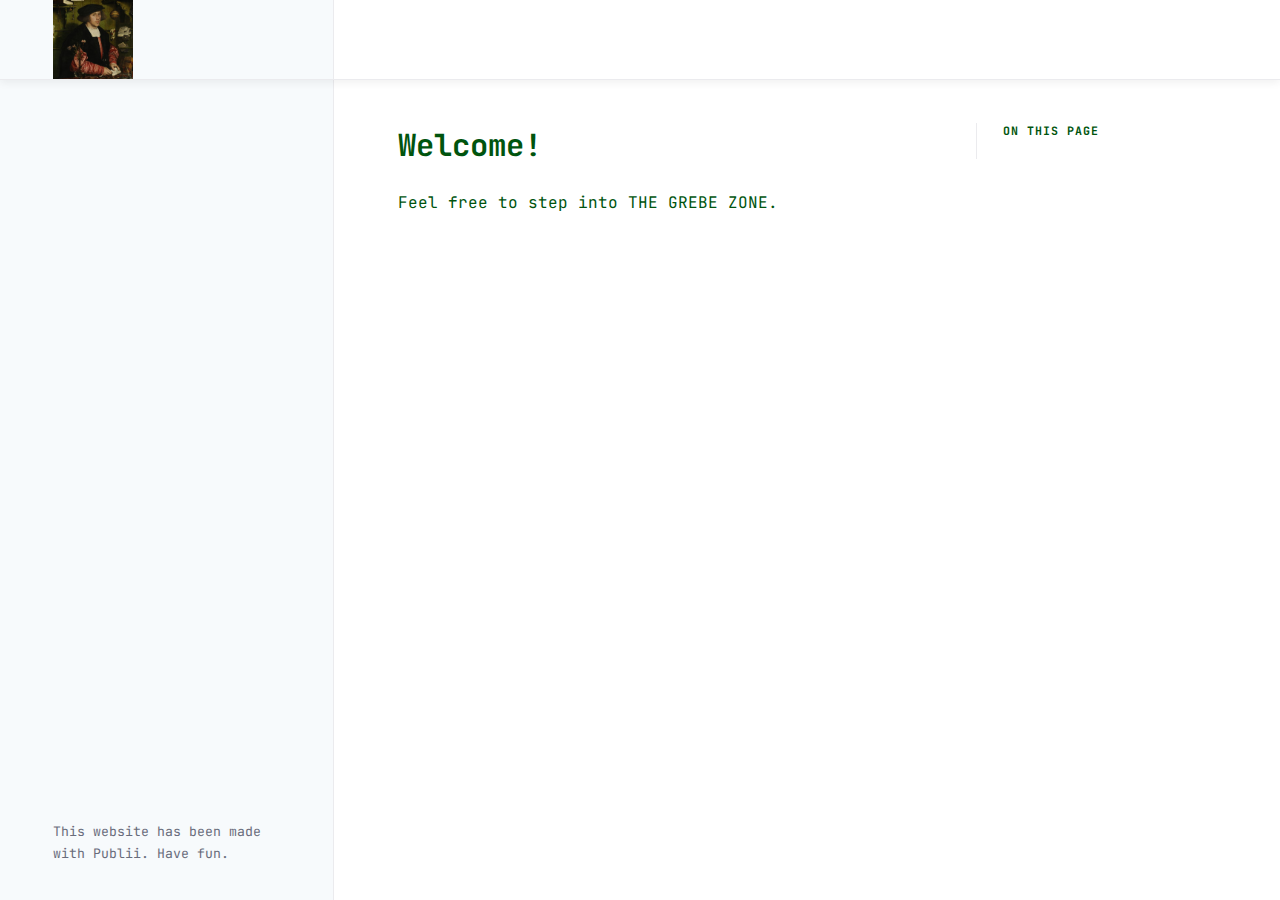
<file: index.html>
<!DOCTYPE html><html lang="en-gb"><head><meta charset="utf-8"><meta http-equiv="X-UA-Compatible" content="IE=edge"><meta name="viewport" content="width=device-width,initial-scale=1"><title>Index</title><meta name="description" content="The first page you enter."><meta name="generator" content="Publii Open-Source CMS for Static Site"><link rel="canonical" href="https://aveistol.github.io/grus/"><link rel="alternate" type="application/atom+xml" href="https://aveistol.github.io/grus/feed.xml"><link rel="preload" href="https://aveistol.github.io/grus/assets/dynamic/fonts/jetbrainsmono/jetbrainsmono.woff2" as="font" type="font/woff2" crossorigin><link rel="stylesheet" href="https://aveistol.github.io/grus/assets/css/style.css?v=16dadb68ed599712796f76c68d578f2b"><link rel="stylesheet" href="https://aveistol.github.io/grus/assets/css/prism-dark.css?v=4cc85e12ca94c0614c9359a37eb69a0c"><script type="application/ld+json">{"@context":"http://schema.org","@type":"Organization","name":"Grus","logo":"https://aveistol.github.io/grus/media/website/georg.jpeg","url":"https://aveistol.github.io/grus/"}</script></head><body><header class="top"><div class="top__logo"><a class="logo" href="https://aveistol.github.io/grus/"><img src="https://aveistol.github.io/grus/media/website/georg.jpeg" alt="Grus" width="431" height="431"></a></div></header><main class="main"><div class="main__left"><div class="main__left-inner"><div class="main__left-content"><article class="post post--on-frontpage"><header><h1 class="post__title">Welcome!</h1></header><div class="post__entry"><p>Feel free to step into <a href="https://aveistol.github.io/grus/cool-things/">THE GREBE ZONE</a>.</p></div></article></div><aside class="main__left-aside"><div class="main__left-aside__inner"><h3>On this page</h3><nav class="aside-toc" id="aside-toc"></nav></div></aside></div></div><div class="main__right"><div class="main__right-inner"><div class="footer main__right-footer"><div class="footer__copy">This website has been made with Publii. Have fun.</div></div></div></div></main><footer class="footer"><div class="footer__wrap"><div class="footer__inner"><div class="footer__copy">This website has been made with Publii. Have fun.</div></div></div></footer><script>window.publiiThemeMenuConfig = {    
        mobileMenuMode: 'sidebar',        
        submenuWidth: 300,        
        mobileMenuExpandableSubmenus: true,
        isHoverMenu: false,
        ariaButtonAttribute: 'aria-expanded',
   };</script><script src="https://aveistol.github.io/grus/assets/js/html-contents.min.js?v=169077c370ab8ca62b029845f80f7fd5" defer="defer"></script><script>document.addEventListener("DOMContentLoaded", function(event) {
                  htmlContents('#aside-toc', {
                     area: '.post__entry',
                     top: 2,
                     bottom: 3,
                     listType: 'o',
                     filter: function(arr) {
                        return !arr.matches('.noOutline')
                     },
                     addIds: true,
                     addLinks: true
                  });

                  setTimeout(function() {
                     handleActiveClass('#aside-toc');
                  }, 0);
            })</script><script defer="defer" src="https://aveistol.github.io/grus/assets/js/scripts.min.js?v=2633843d0ec7bc1192485f15a75eb96d"></script><script>var images = document.querySelectorAll('img[loading]');

        for (var i = 0; i < images.length; i++) {
            if (images[i].complete) {
                images[i].classList.add('is-loaded');
            } else {
                images[i].addEventListener('load', function () {
                    this.classList.add('is-loaded');
                }, false);
            }
        }</script><script defer="defer" src="https://aveistol.github.io/grus/assets/js/prism.js?v=3f40a85448916137440d70109f6ef21e"></script><script defer="defer" src="https://aveistol.github.io/grus/assets/js/prism-line-numbers.min.js?v=13275d3ac10d7028cf6a6f5da276f68c"></script><script defer="defer" src="https://aveistol.github.io/grus/assets/js/clipboard.min.js?v=ad98572d415d2f2452845a6068a913c0"></script><script defer="defer" src="https://aveistol.github.io/grus/assets/js/prism-copy-to-clipboard.min.js?v=57b50bd6f44169b9bab177133c984653"></script></body></html>
</file>
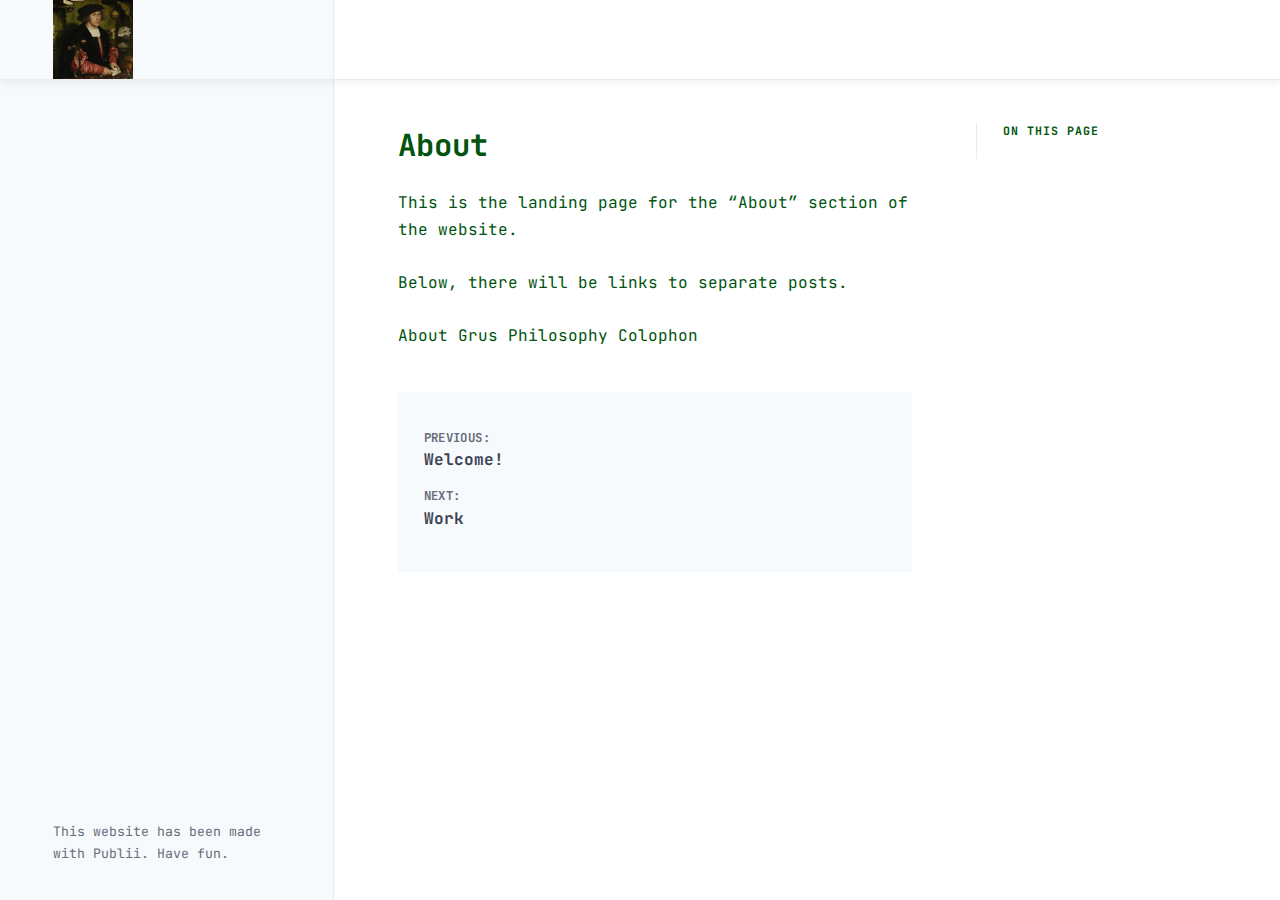
<file: about/index.html>
<!DOCTYPE html><html lang="en-gb"><head><meta charset="utf-8"><meta http-equiv="X-UA-Compatible" content="IE=edge"><meta name="viewport" content="width=device-width,initial-scale=1"><title>About - Grus</title><meta name="description" content="This is the landing page for the “About” section of the website. Below, there will be links to separate posts. About Grus Philosophy Colophon"><meta name="robots" content="index, nofollow"><meta name="generator" content="Publii Open-Source CMS for Static Site"><link rel="alternate" type="application/atom+xml" href="https://aveistol.github.io/grus/feed.xml"><link rel="preload" href="https://aveistol.github.io/grus/assets/dynamic/fonts/jetbrainsmono/jetbrainsmono.woff2" as="font" type="font/woff2" crossorigin><link rel="stylesheet" href="https://aveistol.github.io/grus/assets/css/style.css?v=16dadb68ed599712796f76c68d578f2b"><link rel="stylesheet" href="https://aveistol.github.io/grus/assets/css/prism-dark.css?v=4cc85e12ca94c0614c9359a37eb69a0c"><script type="application/ld+json">{"@context":"http://schema.org","@type":"Article","mainEntityOfPage":{"@type":"WebPage","@id":"https://aveistol.github.io/grus/about/"},"headline":"About","datePublished":"2022-07-12T11:29","dateModified":"2022-07-12T11:29","image":{"@type":"ImageObject","url":"https://aveistol.github.io/grus/media/website/georg.jpeg","height":431,"width":431},"description":"This is the landing page for the “About” section of the website. Below, there will be links to separate posts. About Grus Philosophy Colophon","author":{"@type":"Person","name":"Grus","url":"https://aveistol.github.io/grus/who/grus/"},"publisher":{"@type":"Organization","name":"Grus","logo":{"@type":"ImageObject","url":"https://aveistol.github.io/grus/media/website/georg.jpeg","height":431,"width":431}}}</script></head><body><header class="top"><div class="top__logo"><a class="logo" href="https://aveistol.github.io/grus/"><img src="https://aveistol.github.io/grus/media/website/georg.jpeg" alt="Grus" width="431" height="431"></a></div></header><main class="main"><div class="main__left"><div class="main__left-inner"><div class="main__left-content"><article class="post"><header><h1 class="post__title">About</h1></header><div class="post__entry"><p>This is the landing page for the “About” section of the website.</p><p>Below, there will be links to separate posts.</p><p>About Grus Philosophy Colophon</p></div></article><nav><ul class="posts-nav"><li class="posts-nav__prev"><span>Previous: </span><a href="https://aveistol.github.io/grus/welcome/" class="invert" rel="prev" title="Welcome!">Welcome!</a></li><li class="posts-nav__next"><span>Next: </span><a href="https://aveistol.github.io/grus/work/" class="invert" rel="next" title="Work">Work</a></li></ul></nav></div><aside class="main__left-aside"><div class="main__left-aside__inner"><h3>On this page</h3><nav class="aside-toc" id="aside-toc"></nav></div></aside></div></div><div class="main__right"><div class="main__right-inner"><div class="footer main__right-footer"><div class="footer__copy">This website has been made with Publii. Have fun.</div></div></div></div></main><footer class="footer"><div class="footer__wrap"><div class="footer__inner"><div class="footer__copy">This website has been made with Publii. Have fun.</div></div></div></footer><div class="post__progress" id="js-post__progress" aria-hidden="true"></div><script>window.publiiThemeMenuConfig = {    
        mobileMenuMode: 'sidebar',        
        submenuWidth: 300,        
        mobileMenuExpandableSubmenus: true,
        isHoverMenu: false,
        ariaButtonAttribute: 'aria-expanded',
   };</script><script src="https://aveistol.github.io/grus/assets/js/html-contents.min.js?v=169077c370ab8ca62b029845f80f7fd5" defer="defer"></script><script>document.addEventListener("DOMContentLoaded", function(event) {
            htmlContents('#aside-toc', {
                area: '.post__entry',
                top: 2,
                bottom: 3,
                listType: 'o',
                filter: function(arr) {
                    return !arr.matches('.noOutline')
                },
                addIds: true,
                addLinks: true
            });

            setTimeout(function() {
                handleActiveClass('#aside-toc');
            }, 0);
        })</script><script defer="defer" src="https://aveistol.github.io/grus/assets/js/scripts.min.js?v=2633843d0ec7bc1192485f15a75eb96d"></script><script>var images = document.querySelectorAll('img[loading]');

        for (var i = 0; i < images.length; i++) {
            if (images[i].complete) {
                images[i].classList.add('is-loaded');
            } else {
                images[i].addEventListener('load', function () {
                    this.classList.add('is-loaded');
                }, false);
            }
        }</script><script defer="defer" src="https://aveistol.github.io/grus/assets/js/prism.js?v=3f40a85448916137440d70109f6ef21e"></script><script defer="defer" src="https://aveistol.github.io/grus/assets/js/prism-line-numbers.min.js?v=13275d3ac10d7028cf6a6f5da276f68c"></script><script defer="defer" src="https://aveistol.github.io/grus/assets/js/clipboard.min.js?v=ad98572d415d2f2452845a6068a913c0"></script><script defer="defer" src="https://aveistol.github.io/grus/assets/js/prism-copy-to-clipboard.min.js?v=57b50bd6f44169b9bab177133c984653"></script></body></html>
</file>
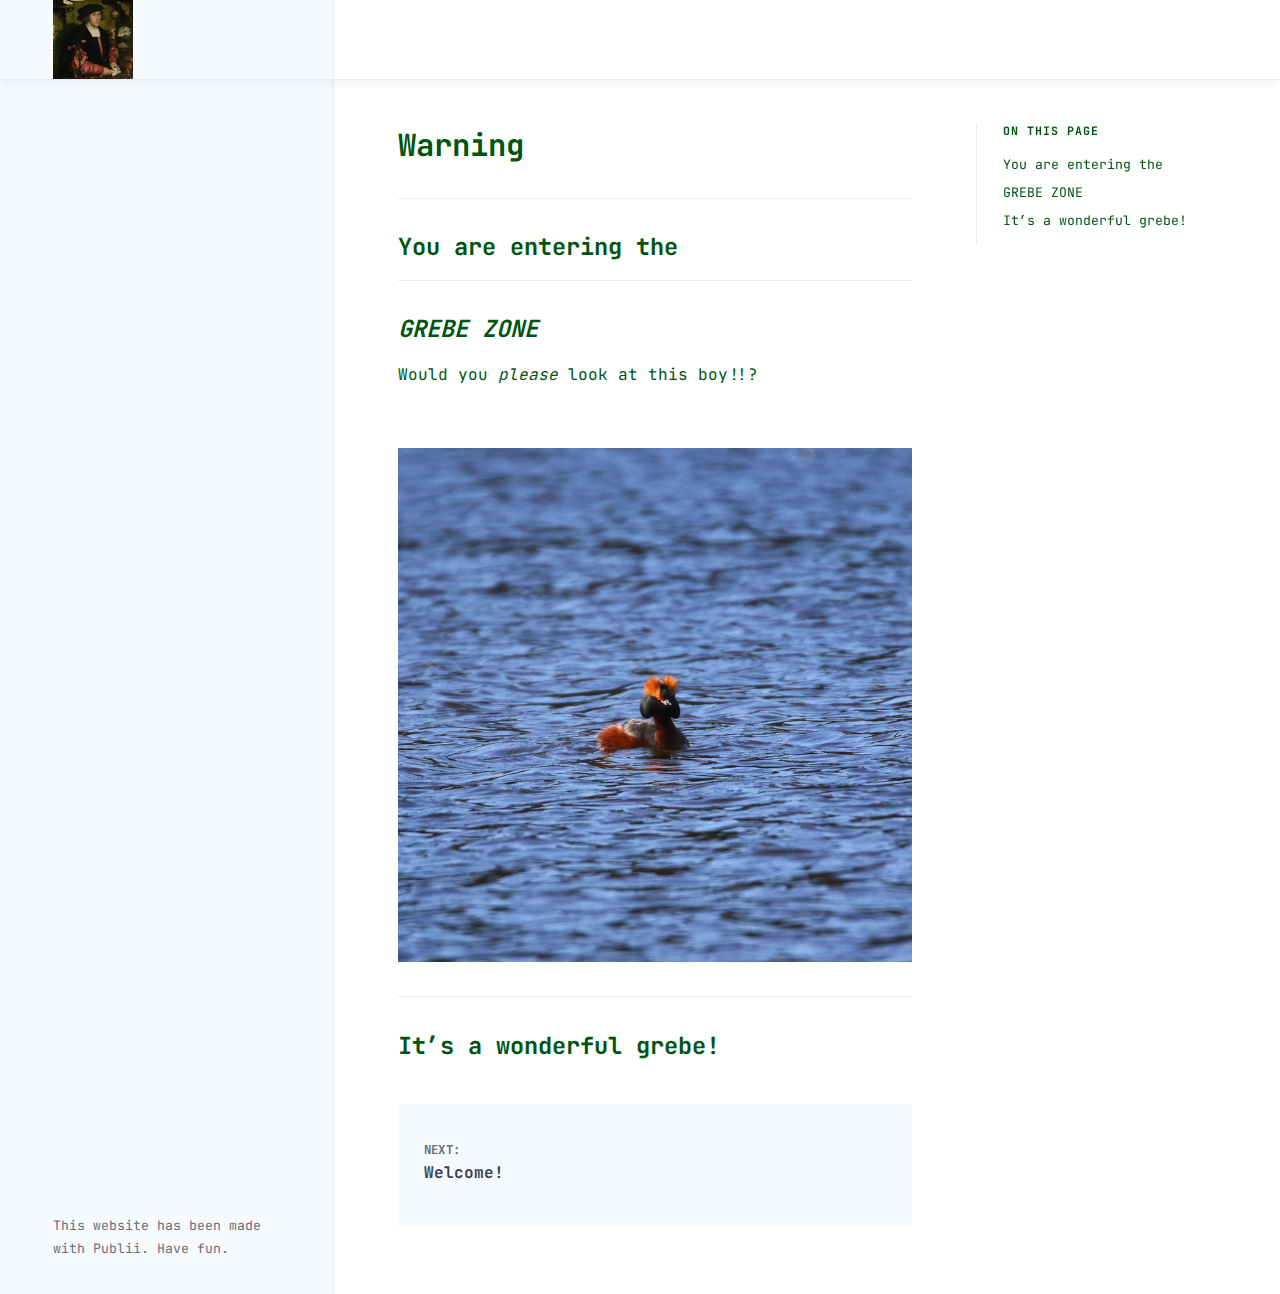
<file: cool-things/index.html>
<!DOCTYPE html><html lang="en-gb"><head><meta charset="utf-8"><meta http-equiv="X-UA-Compatible" content="IE=edge"><meta name="viewport" content="width=device-width,initial-scale=1"><title>Warning - Grus</title><meta name="description" content="You are entering the GREBE ZONE Would you please look at this boy!!? It’s a wonderful grebe!"><meta name="generator" content="Publii Open-Source CMS for Static Site"><link rel="canonical" href="https://aveistol.github.io/grus/cool-things/"><link rel="alternate" type="application/atom+xml" href="https://aveistol.github.io/grus/feed.xml"><link rel="preload" href="https://aveistol.github.io/grus/assets/dynamic/fonts/jetbrainsmono/jetbrainsmono.woff2" as="font" type="font/woff2" crossorigin><link rel="stylesheet" href="https://aveistol.github.io/grus/assets/css/style.css?v=16dadb68ed599712796f76c68d578f2b"><link rel="stylesheet" href="https://aveistol.github.io/grus/assets/css/prism-dark.css?v=4cc85e12ca94c0614c9359a37eb69a0c"><script type="application/ld+json">{"@context":"http://schema.org","@type":"Article","mainEntityOfPage":{"@type":"WebPage","@id":"https://aveistol.github.io/grus/cool-things/"},"headline":"Warning","datePublished":"2022-07-11T21:38","dateModified":"2022-07-25T16:02","image":{"@type":"ImageObject","url":"https://aveistol.github.io/grus/media/website/georg.jpeg","height":431,"width":431},"description":"You are entering the GREBE ZONE Would you please look at this boy!!? It’s a wonderful grebe!","author":{"@type":"Person","name":"Grus","url":"https://aveistol.github.io/grus/who/grus/"},"publisher":{"@type":"Organization","name":"Grus","logo":{"@type":"ImageObject","url":"https://aveistol.github.io/grus/media/website/georg.jpeg","height":431,"width":431}}}</script></head><body><header class="top"><div class="top__logo"><a class="logo" href="https://aveistol.github.io/grus/"><img src="https://aveistol.github.io/grus/media/website/georg.jpeg" alt="Grus" width="431" height="431"></a></div></header><main class="main"><div class="main__left"><div class="main__left-inner"><div class="main__left-content"><article class="post"><header><h1 class="post__title">Warning</h1></header><div class="post__entry"><h2 id="you-are-entering-the">You are entering the</h2><h2 id="grebe-zone"><em>GREBE ZONE</em></h2><p>Would you <em>please</em> look at this boy!!?</p><p></p><figure class="post__image"><img loading="lazy" src="https://aveistol.github.io/grus/media/posts/1/mustakurkku2.png" sizes="(max-width: 768px) 100vw, 768px" srcset="https://aveistol.github.io/grus/media/posts/1/responsive/mustakurkku2-xs.png 300w, https://aveistol.github.io/grus/media/posts/1/responsive/mustakurkku2-sm.png 480w, https://aveistol.github.io/grus/media/posts/1/responsive/mustakurkku2-md.png 768w" alt="Grebe" width="2285" height="2285"></figure><p></p><h2 id="its-a-wonderful-grebe">It’s a wonderful grebe!</h2></div></article><nav><ul class="posts-nav"><li class="posts-nav__next"><span>Next: </span><a href="https://aveistol.github.io/grus/welcome/" class="invert" rel="next" title="Welcome!">Welcome!</a></li></ul></nav></div><aside class="main__left-aside"><div class="main__left-aside__inner"><h3>On this page</h3><nav class="aside-toc" id="aside-toc"></nav></div></aside></div></div><div class="main__right"><div class="main__right-inner"><div class="footer main__right-footer"><div class="footer__copy">This website has been made with Publii. Have fun.</div></div></div></div></main><footer class="footer"><div class="footer__wrap"><div class="footer__inner"><div class="footer__copy">This website has been made with Publii. Have fun.</div></div></div></footer><div class="post__progress" id="js-post__progress" aria-hidden="true"></div><script>window.publiiThemeMenuConfig = {    
        mobileMenuMode: 'sidebar',        
        submenuWidth: 300,        
        mobileMenuExpandableSubmenus: true,
        isHoverMenu: false,
        ariaButtonAttribute: 'aria-expanded',
   };</script><script src="https://aveistol.github.io/grus/assets/js/html-contents.min.js?v=169077c370ab8ca62b029845f80f7fd5" defer="defer"></script><script>document.addEventListener("DOMContentLoaded", function(event) {
            htmlContents('#aside-toc', {
                area: '.post__entry',
                top: 2,
                bottom: 3,
                listType: 'o',
                filter: function(arr) {
                    return !arr.matches('.noOutline')
                },
                addIds: true,
                addLinks: true
            });

            setTimeout(function() {
                handleActiveClass('#aside-toc');
            }, 0);
        })</script><script defer="defer" src="https://aveistol.github.io/grus/assets/js/scripts.min.js?v=2633843d0ec7bc1192485f15a75eb96d"></script><script>var images = document.querySelectorAll('img[loading]');

        for (var i = 0; i < images.length; i++) {
            if (images[i].complete) {
                images[i].classList.add('is-loaded');
            } else {
                images[i].addEventListener('load', function () {
                    this.classList.add('is-loaded');
                }, false);
            }
        }</script><script defer="defer" src="https://aveistol.github.io/grus/assets/js/prism.js?v=3f40a85448916137440d70109f6ef21e"></script><script defer="defer" src="https://aveistol.github.io/grus/assets/js/prism-line-numbers.min.js?v=13275d3ac10d7028cf6a6f5da276f68c"></script><script defer="defer" src="https://aveistol.github.io/grus/assets/js/clipboard.min.js?v=ad98572d415d2f2452845a6068a913c0"></script><script defer="defer" src="https://aveistol.github.io/grus/assets/js/prism-copy-to-clipboard.min.js?v=57b50bd6f44169b9bab177133c984653"></script></body></html>
</file>
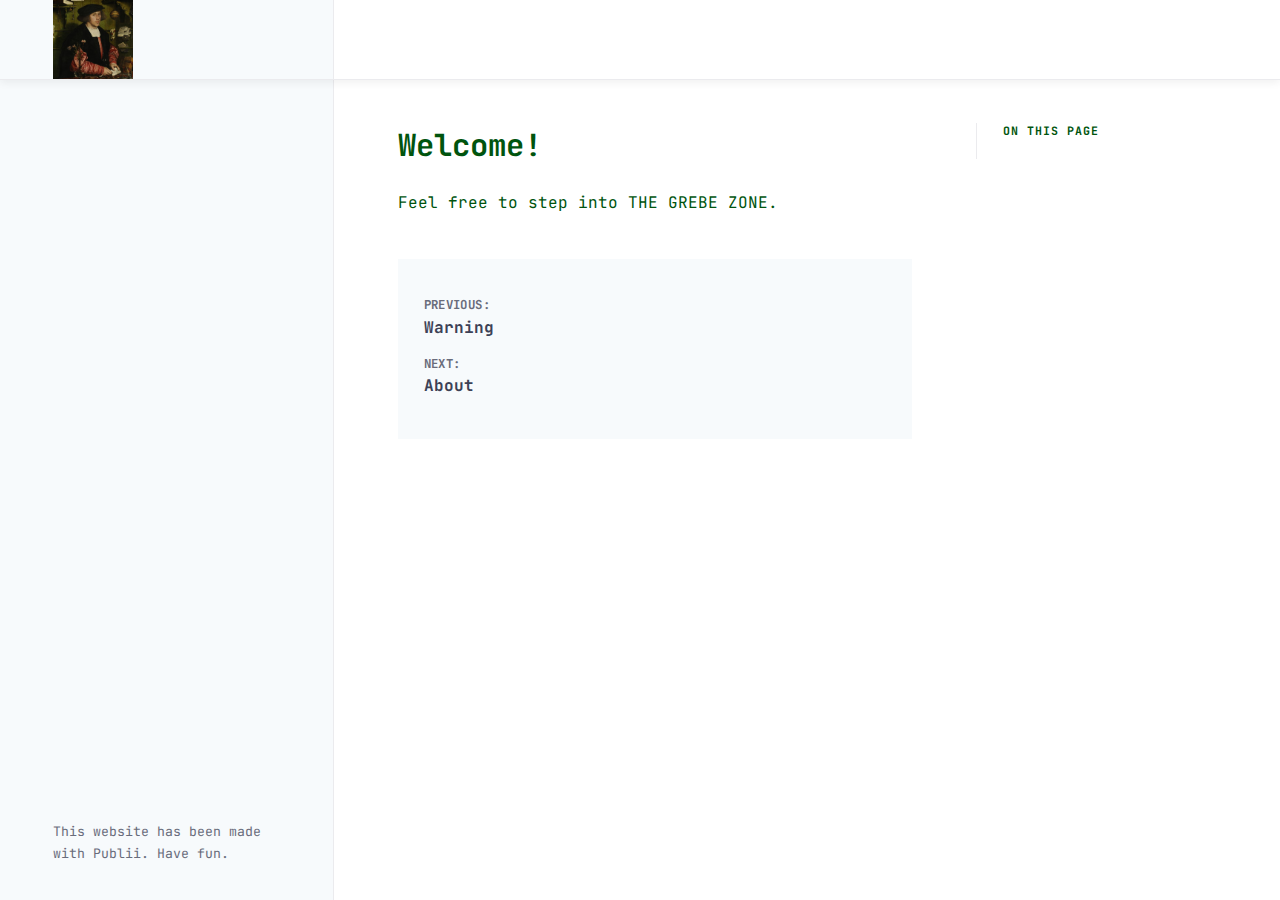
<file: welcome/index.html>
<!DOCTYPE html><html lang="en-gb"><head><meta charset="utf-8"><meta http-equiv="X-UA-Compatible" content="IE=edge"><meta name="viewport" content="width=device-width,initial-scale=1"><title>Welcome! - Grus</title><meta name="description" content="Feel free to step into THE GREBE ZONE."><meta name="generator" content="Publii Open-Source CMS for Static Site"><link rel="canonical" href="https://aveistol.github.io/grus/welcome/"><link rel="alternate" type="application/atom+xml" href="https://aveistol.github.io/grus/feed.xml"><link rel="preload" href="https://aveistol.github.io/grus/assets/dynamic/fonts/jetbrainsmono/jetbrainsmono.woff2" as="font" type="font/woff2" crossorigin><link rel="stylesheet" href="https://aveistol.github.io/grus/assets/css/style.css?v=16dadb68ed599712796f76c68d578f2b"><link rel="stylesheet" href="https://aveistol.github.io/grus/assets/css/prism-dark.css?v=4cc85e12ca94c0614c9359a37eb69a0c"><script type="application/ld+json">{"@context":"http://schema.org","@type":"Article","mainEntityOfPage":{"@type":"WebPage","@id":"https://aveistol.github.io/grus/welcome/"},"headline":"Welcome!","datePublished":"2022-07-11T21:46","dateModified":"2022-07-11T21:54","image":{"@type":"ImageObject","url":"https://aveistol.github.io/grus/media/website/georg.jpeg","height":431,"width":431},"description":"Feel free to step into THE GREBE ZONE.","author":{"@type":"Person","name":"Grus","url":"https://aveistol.github.io/grus/who/grus/"},"publisher":{"@type":"Organization","name":"Grus","logo":{"@type":"ImageObject","url":"https://aveistol.github.io/grus/media/website/georg.jpeg","height":431,"width":431}}}</script></head><body><header class="top"><div class="top__logo"><a class="logo" href="https://aveistol.github.io/grus/"><img src="https://aveistol.github.io/grus/media/website/georg.jpeg" alt="Grus" width="431" height="431"></a></div></header><main class="main"><div class="main__left"><div class="main__left-inner"><div class="main__left-content"><article class="post"><header><h1 class="post__title">Welcome!</h1></header><div class="post__entry"><p>Feel free to step into <a href="https://aveistol.github.io/grus/cool-things/">THE GREBE ZONE</a>.</p></div></article><nav><ul class="posts-nav"><li class="posts-nav__prev"><span>Previous: </span><a href="https://aveistol.github.io/grus/cool-things/" class="invert" rel="prev" title="Warning">Warning</a></li><li class="posts-nav__next"><span>Next: </span><a href="https://aveistol.github.io/grus/about/" class="invert" rel="next" title="About">About</a></li></ul></nav></div><aside class="main__left-aside"><div class="main__left-aside__inner"><h3>On this page</h3><nav class="aside-toc" id="aside-toc"></nav></div></aside></div></div><div class="main__right"><div class="main__right-inner"><div class="footer main__right-footer"><div class="footer__copy">This website has been made with Publii. Have fun.</div></div></div></div></main><footer class="footer"><div class="footer__wrap"><div class="footer__inner"><div class="footer__copy">This website has been made with Publii. Have fun.</div></div></div></footer><div class="post__progress" id="js-post__progress" aria-hidden="true"></div><script>window.publiiThemeMenuConfig = {    
        mobileMenuMode: 'sidebar',        
        submenuWidth: 300,        
        mobileMenuExpandableSubmenus: true,
        isHoverMenu: false,
        ariaButtonAttribute: 'aria-expanded',
   };</script><script src="https://aveistol.github.io/grus/assets/js/html-contents.min.js?v=169077c370ab8ca62b029845f80f7fd5" defer="defer"></script><script>document.addEventListener("DOMContentLoaded", function(event) {
            htmlContents('#aside-toc', {
                area: '.post__entry',
                top: 2,
                bottom: 3,
                listType: 'o',
                filter: function(arr) {
                    return !arr.matches('.noOutline')
                },
                addIds: true,
                addLinks: true
            });

            setTimeout(function() {
                handleActiveClass('#aside-toc');
            }, 0);
        })</script><script defer="defer" src="https://aveistol.github.io/grus/assets/js/scripts.min.js?v=2633843d0ec7bc1192485f15a75eb96d"></script><script>var images = document.querySelectorAll('img[loading]');

        for (var i = 0; i < images.length; i++) {
            if (images[i].complete) {
                images[i].classList.add('is-loaded');
            } else {
                images[i].addEventListener('load', function () {
                    this.classList.add('is-loaded');
                }, false);
            }
        }</script><script defer="defer" src="https://aveistol.github.io/grus/assets/js/prism.js?v=3f40a85448916137440d70109f6ef21e"></script><script defer="defer" src="https://aveistol.github.io/grus/assets/js/prism-line-numbers.min.js?v=13275d3ac10d7028cf6a6f5da276f68c"></script><script defer="defer" src="https://aveistol.github.io/grus/assets/js/clipboard.min.js?v=ad98572d415d2f2452845a6068a913c0"></script><script defer="defer" src="https://aveistol.github.io/grus/assets/js/prism-copy-to-clipboard.min.js?v=57b50bd6f44169b9bab177133c984653"></script></body></html>
</file>
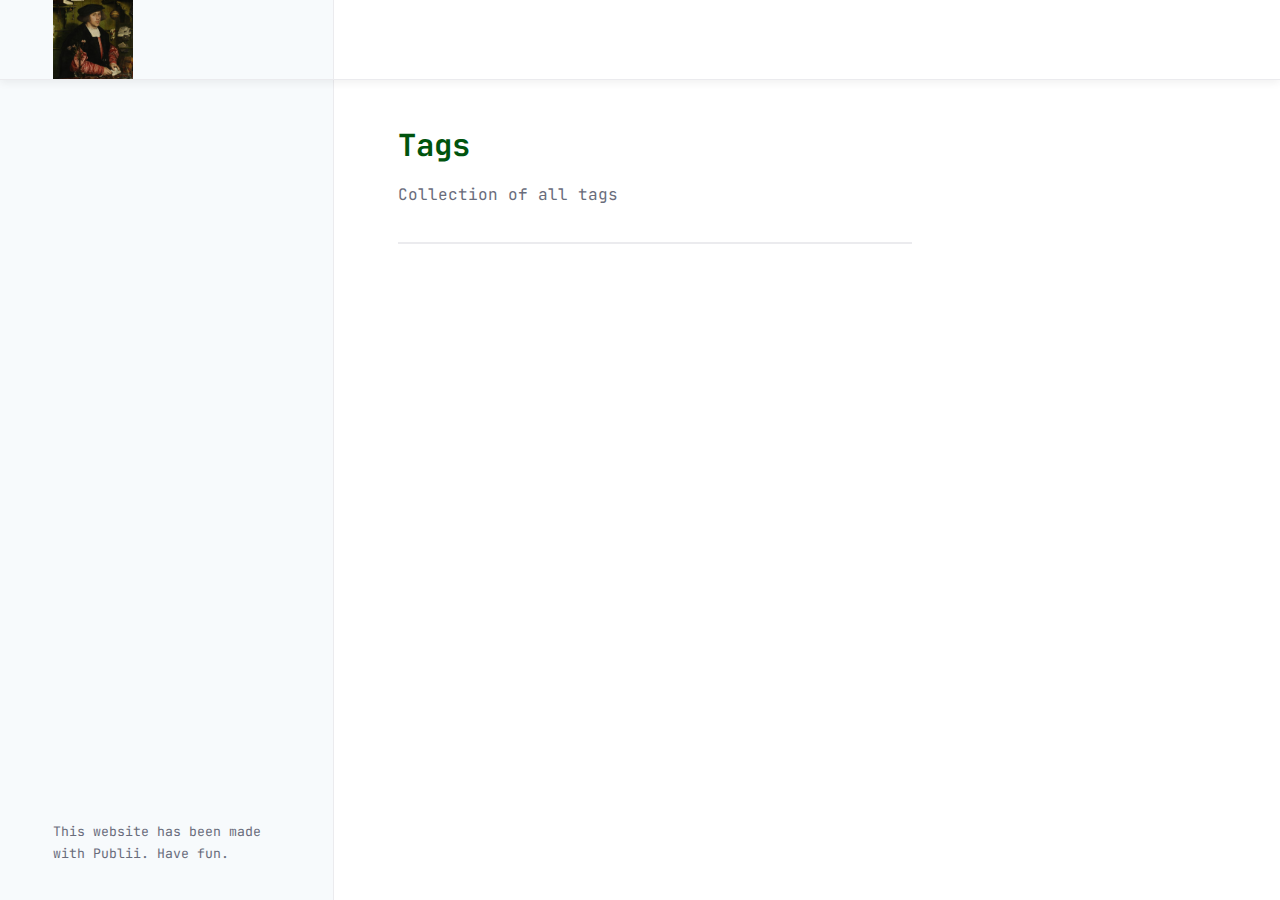
<file: what/index.html>
<!DOCTYPE html><html lang="en-gb"><head><meta charset="utf-8"><meta http-equiv="X-UA-Compatible" content="IE=edge"><meta name="viewport" content="width=device-width,initial-scale=1"><title>All tags - Grus</title><meta name="robots" content="noindex, follow"><meta name="generator" content="Publii Open-Source CMS for Static Site"><link rel="alternate" type="application/atom+xml" href="https://aveistol.github.io/grus/feed.xml"><link rel="preload" href="https://aveistol.github.io/grus/assets/dynamic/fonts/jetbrainsmono/jetbrainsmono.woff2" as="font" type="font/woff2" crossorigin><link rel="stylesheet" href="https://aveistol.github.io/grus/assets/css/style.css?v=16dadb68ed599712796f76c68d578f2b"><link rel="stylesheet" href="https://aveistol.github.io/grus/assets/css/prism-dark.css?v=4cc85e12ca94c0614c9359a37eb69a0c"><script type="application/ld+json">{"@context":"http://schema.org","@type":"Organization","name":"Grus","logo":"https://aveistol.github.io/grus/media/website/georg.jpeg","url":"https://aveistol.github.io/grus/"}</script></head><body><header class="top"><div class="top__logo"><a class="logo" href="https://aveistol.github.io/grus/"><img src="https://aveistol.github.io/grus/media/website/georg.jpeg" alt="Grus" width="431" height="431"></a></div></header><main class="main page page--tags"><div class="main__left"><div class="main__left-inner"><div class="main__left-content"><article><header class="page__header"><h1 class="page__title">Tags</h1><p class="page__desc">Collection of all tags</p></header><ul class="list"></ul></article></div></div></div><div class="main__right"><div class="main__right-inner"><div class="footer main__right-footer"><div class="footer__copy">This website has been made with Publii. Have fun.</div></div></div></div></main><footer class="footer"><div class="footer__wrap"><div class="footer__inner"><div class="footer__copy">This website has been made with Publii. Have fun.</div></div></div></footer><script>window.publiiThemeMenuConfig = {    
        mobileMenuMode: 'sidebar',        
        submenuWidth: 300,        
        mobileMenuExpandableSubmenus: true,
        isHoverMenu: false,
        ariaButtonAttribute: 'aria-expanded',
   };</script><script defer="defer" src="https://aveistol.github.io/grus/assets/js/scripts.min.js?v=2633843d0ec7bc1192485f15a75eb96d"></script><script>var images = document.querySelectorAll('img[loading]');

        for (var i = 0; i < images.length; i++) {
            if (images[i].complete) {
                images[i].classList.add('is-loaded');
            } else {
                images[i].addEventListener('load', function () {
                    this.classList.add('is-loaded');
                }, false);
            }
        }</script><script defer="defer" src="https://aveistol.github.io/grus/assets/js/prism.js?v=3f40a85448916137440d70109f6ef21e"></script><script defer="defer" src="https://aveistol.github.io/grus/assets/js/prism-line-numbers.min.js?v=13275d3ac10d7028cf6a6f5da276f68c"></script><script defer="defer" src="https://aveistol.github.io/grus/assets/js/clipboard.min.js?v=ad98572d415d2f2452845a6068a913c0"></script><script defer="defer" src="https://aveistol.github.io/grus/assets/js/prism-copy-to-clipboard.min.js?v=57b50bd6f44169b9bab177133c984653"></script></body></html>
</file>
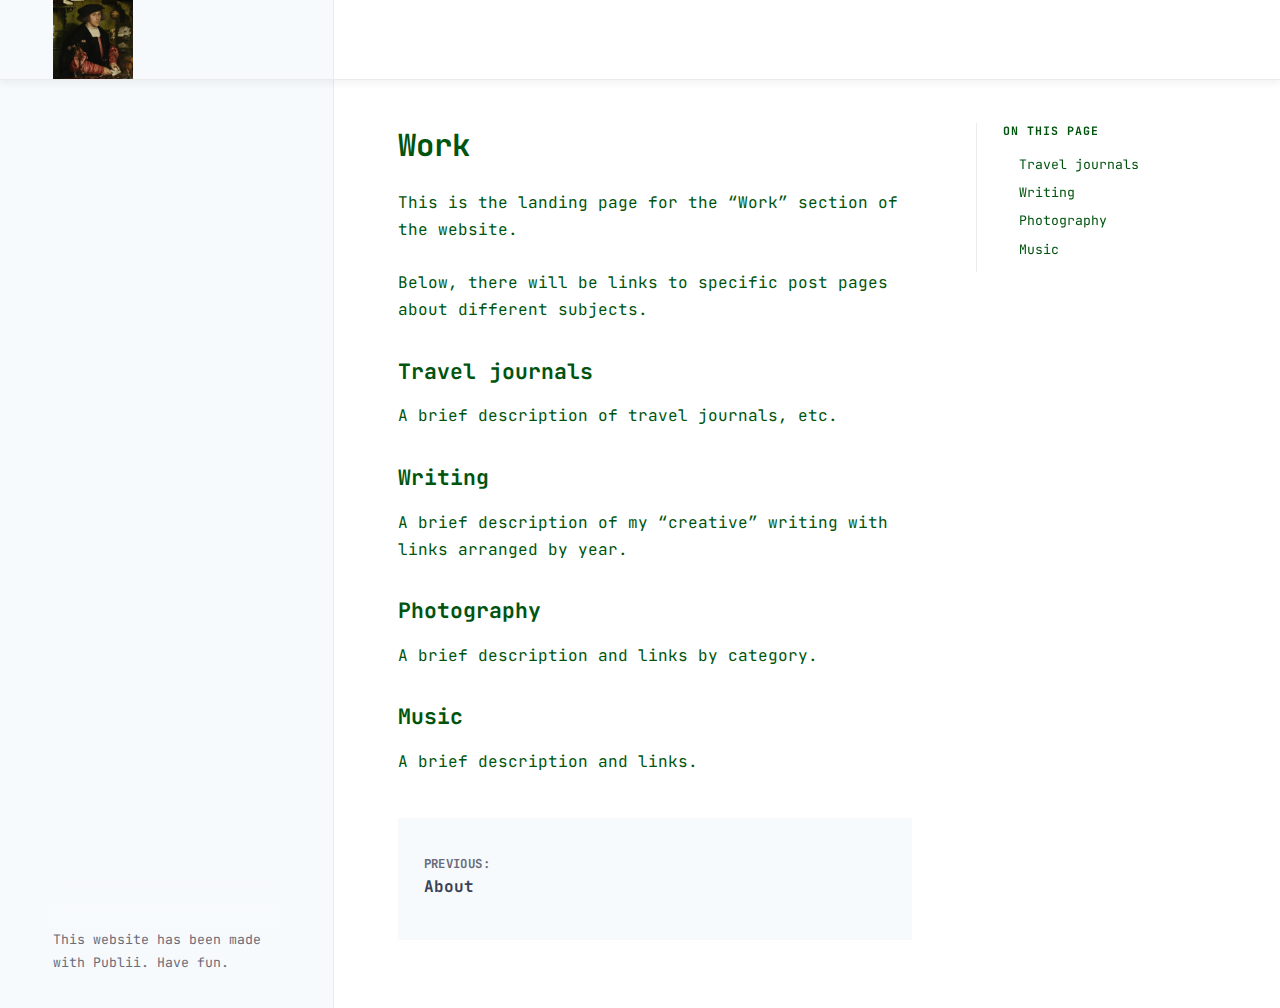
<file: work/index.html>
<!DOCTYPE html><html lang="en-gb"><head><meta charset="utf-8"><meta http-equiv="X-UA-Compatible" content="IE=edge"><meta name="viewport" content="width=device-width,initial-scale=1"><title>Work - Grus</title><meta name="description" content="This is the landing page for the “Work” section of the website. Below, there will be links to specific post pages about different subjects. A&hellip;"><meta name="generator" content="Publii Open-Source CMS for Static Site"><link rel="canonical" href="https://aveistol.github.io/grus/work/"><link rel="alternate" type="application/atom+xml" href="https://aveistol.github.io/grus/feed.xml"><link rel="preload" href="https://aveistol.github.io/grus/assets/dynamic/fonts/jetbrainsmono/jetbrainsmono.woff2" as="font" type="font/woff2" crossorigin><link rel="stylesheet" href="https://aveistol.github.io/grus/assets/css/style.css?v=16dadb68ed599712796f76c68d578f2b"><link rel="stylesheet" href="https://aveistol.github.io/grus/assets/css/prism-dark.css?v=4cc85e12ca94c0614c9359a37eb69a0c"><script type="application/ld+json">{"@context":"http://schema.org","@type":"Article","mainEntityOfPage":{"@type":"WebPage","@id":"https://aveistol.github.io/grus/work/"},"headline":"Work","datePublished":"2022-07-12T11:31","dateModified":"2022-07-16T00:33","image":{"@type":"ImageObject","url":"https://aveistol.github.io/grus/media/website/georg.jpeg","height":431,"width":431},"description":"This is the landing page for the “Work” section of the website. Below, there will be links to specific post pages about different subjects. A&hellip;","author":{"@type":"Person","name":"Grus","url":"https://aveistol.github.io/grus/who/grus/"},"publisher":{"@type":"Organization","name":"Grus","logo":{"@type":"ImageObject","url":"https://aveistol.github.io/grus/media/website/georg.jpeg","height":431,"width":431}}}</script></head><body><header class="top"><div class="top__logo"><a class="logo" href="https://aveistol.github.io/grus/"><img src="https://aveistol.github.io/grus/media/website/georg.jpeg" alt="Grus" width="431" height="431"></a></div></header><main class="main"><div class="main__left"><div class="main__left-inner"><div class="main__left-content"><article class="post"><header><h1 class="post__title">Work</h1></header><div class="post__entry"><p>This is the landing page for the “Work” section of the website.</p><p>Below, there will be links to specific post pages about different subjects.</p><h3 id="travel-journals">Travel journals</h3><p>A brief description of travel journals, etc.</p><h3 id="writing">Writing</h3><p>A brief description of my “creative” writing with links arranged by year.</p><h3 id="photography">Photography</h3><p>A brief description and links by category.</p><h3 id="music">Music</h3><p>A brief description and links.</p></div></article><nav><ul class="posts-nav"><li class="posts-nav__prev"><span>Previous: </span><a href="https://aveistol.github.io/grus/about/" class="invert" rel="prev" title="About">About</a></li></ul></nav></div><aside class="main__left-aside"><div class="main__left-aside__inner"><h3>On this page</h3><nav class="aside-toc" id="aside-toc"></nav></div></aside></div></div><div class="main__right"><div class="main__right-inner"><div class="footer main__right-footer"><div class="footer__copy">This website has been made with Publii. Have fun.</div></div></div></div></main><footer class="footer"><div class="footer__wrap"><div class="footer__inner"><div class="footer__copy">This website has been made with Publii. Have fun.</div></div></div></footer><div class="post__progress" id="js-post__progress" aria-hidden="true"></div><script>window.publiiThemeMenuConfig = {    
        mobileMenuMode: 'sidebar',        
        submenuWidth: 300,        
        mobileMenuExpandableSubmenus: true,
        isHoverMenu: false,
        ariaButtonAttribute: 'aria-expanded',
   };</script><script src="https://aveistol.github.io/grus/assets/js/html-contents.min.js?v=169077c370ab8ca62b029845f80f7fd5" defer="defer"></script><script>document.addEventListener("DOMContentLoaded", function(event) {
            htmlContents('#aside-toc', {
                area: '.post__entry',
                top: 2,
                bottom: 3,
                listType: 'o',
                filter: function(arr) {
                    return !arr.matches('.noOutline')
                },
                addIds: true,
                addLinks: true
            });

            setTimeout(function() {
                handleActiveClass('#aside-toc');
            }, 0);
        })</script><script defer="defer" src="https://aveistol.github.io/grus/assets/js/scripts.min.js?v=2633843d0ec7bc1192485f15a75eb96d"></script><script>var images = document.querySelectorAll('img[loading]');

        for (var i = 0; i < images.length; i++) {
            if (images[i].complete) {
                images[i].classList.add('is-loaded');
            } else {
                images[i].addEventListener('load', function () {
                    this.classList.add('is-loaded');
                }, false);
            }
        }</script><script defer="defer" src="https://aveistol.github.io/grus/assets/js/prism.js?v=3f40a85448916137440d70109f6ef21e"></script><script defer="defer" src="https://aveistol.github.io/grus/assets/js/prism-line-numbers.min.js?v=13275d3ac10d7028cf6a6f5da276f68c"></script><script defer="defer" src="https://aveistol.github.io/grus/assets/js/clipboard.min.js?v=ad98572d415d2f2452845a6068a913c0"></script><script defer="defer" src="https://aveistol.github.io/grus/assets/js/prism-copy-to-clipboard.min.js?v=57b50bd6f44169b9bab177133c984653"></script></body></html>
</file>
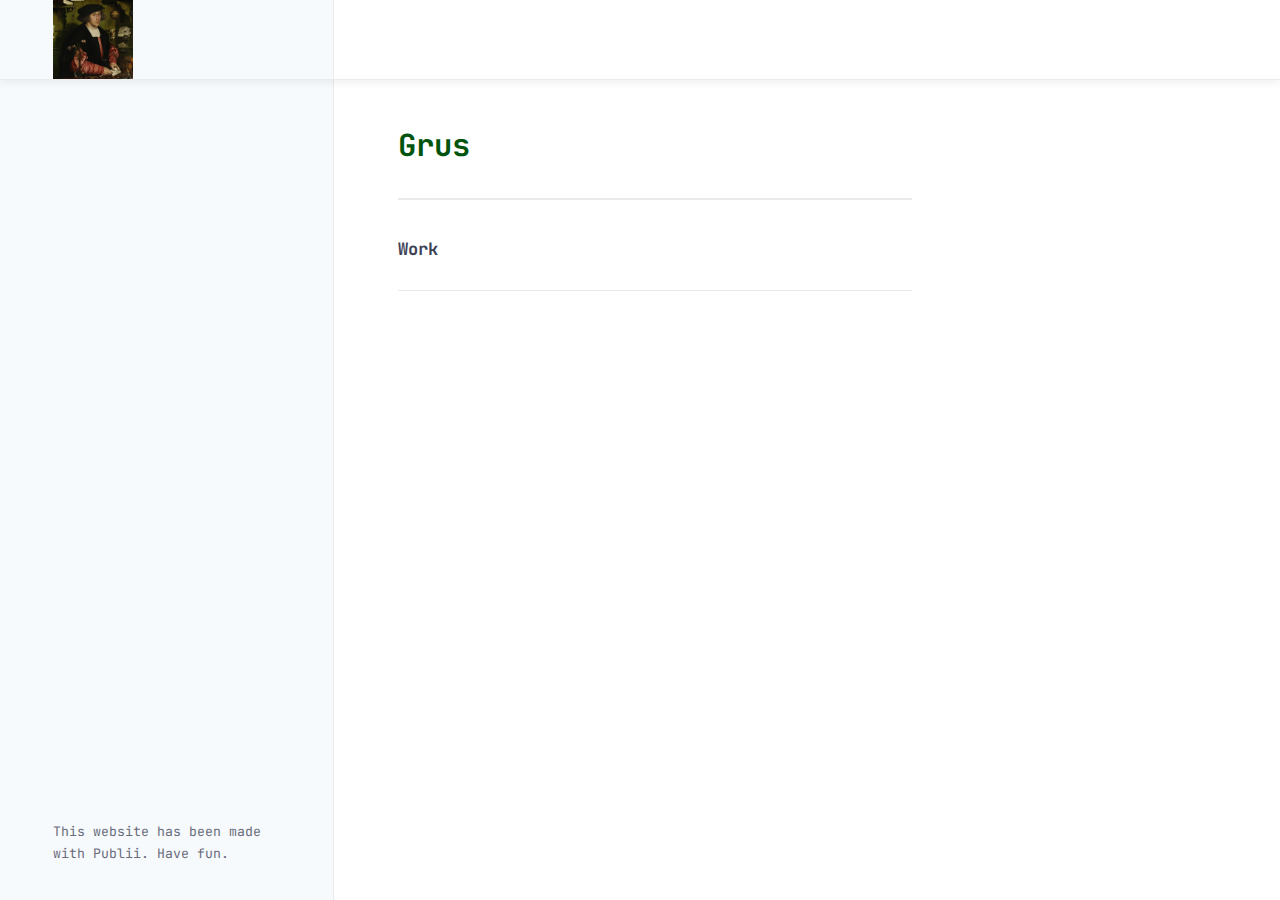
<file: who/grus/index.html>
<!DOCTYPE html><html lang="en-gb"><head><meta charset="utf-8"><meta http-equiv="X-UA-Compatible" content="IE=edge"><meta name="viewport" content="width=device-width,initial-scale=1"><title>Author: Grus - Grus</title><meta name="robots" content="noindex, follow"><meta name="generator" content="Publii Open-Source CMS for Static Site"><link rel="alternate" type="application/atom+xml" href="https://aveistol.github.io/grus/feed.xml"><link rel="preload" href="https://aveistol.github.io/grus/assets/dynamic/fonts/jetbrainsmono/jetbrainsmono.woff2" as="font" type="font/woff2" crossorigin><link rel="stylesheet" href="https://aveistol.github.io/grus/assets/css/style.css?v=16dadb68ed599712796f76c68d578f2b"><link rel="stylesheet" href="https://aveistol.github.io/grus/assets/css/prism-dark.css?v=4cc85e12ca94c0614c9359a37eb69a0c"><script type="application/ld+json">{"@context":"http://schema.org","@type":"Organization","name":"Grus","logo":"https://aveistol.github.io/grus/media/website/georg.jpeg","url":"https://aveistol.github.io/grus/"}</script></head><body><header class="top"><div class="top__logo"><a class="logo" href="https://aveistol.github.io/grus/"><img src="https://aveistol.github.io/grus/media/website/georg.jpeg" alt="Grus" width="431" height="431"></a></div></header><main class="main page page--author"><div class="main__left"><div class="main__left-inner"><div class="main__left-content"><article><header class="page__header page--author__header"><div><h1 class="page__title">Grus</h1></div></header><ul class="list"><li class="list__item list__item--thin"><h3 class="list__item-title"><a href="https://aveistol.github.io/grus/work/" class="invert">Work</a></h3><div class="list__item-meta"></div></li></ul></article></div></div></div><div class="main__right"><div class="main__right-inner"><div class="footer main__right-footer"><div class="footer__copy">This website has been made with Publii. Have fun.</div></div></div></div></main><footer class="footer"><div class="footer__wrap"><div class="footer__inner"><div class="footer__copy">This website has been made with Publii. Have fun.</div></div></div></footer><script>window.publiiThemeMenuConfig = {    
        mobileMenuMode: 'sidebar',        
        submenuWidth: 300,        
        mobileMenuExpandableSubmenus: true,
        isHoverMenu: false,
        ariaButtonAttribute: 'aria-expanded',
   };</script><script defer="defer" src="https://aveistol.github.io/grus/assets/js/scripts.min.js?v=2633843d0ec7bc1192485f15a75eb96d"></script><script>var images = document.querySelectorAll('img[loading]');

        for (var i = 0; i < images.length; i++) {
            if (images[i].complete) {
                images[i].classList.add('is-loaded');
            } else {
                images[i].addEventListener('load', function () {
                    this.classList.add('is-loaded');
                }, false);
            }
        }</script><script defer="defer" src="https://aveistol.github.io/grus/assets/js/prism.js?v=3f40a85448916137440d70109f6ef21e"></script><script defer="defer" src="https://aveistol.github.io/grus/assets/js/prism-line-numbers.min.js?v=13275d3ac10d7028cf6a6f5da276f68c"></script><script defer="defer" src="https://aveistol.github.io/grus/assets/js/clipboard.min.js?v=ad98572d415d2f2452845a6068a913c0"></script><script defer="defer" src="https://aveistol.github.io/grus/assets/js/prism-copy-to-clipboard.min.js?v=57b50bd6f44169b9bab177133c984653"></script></body></html>
</file>
